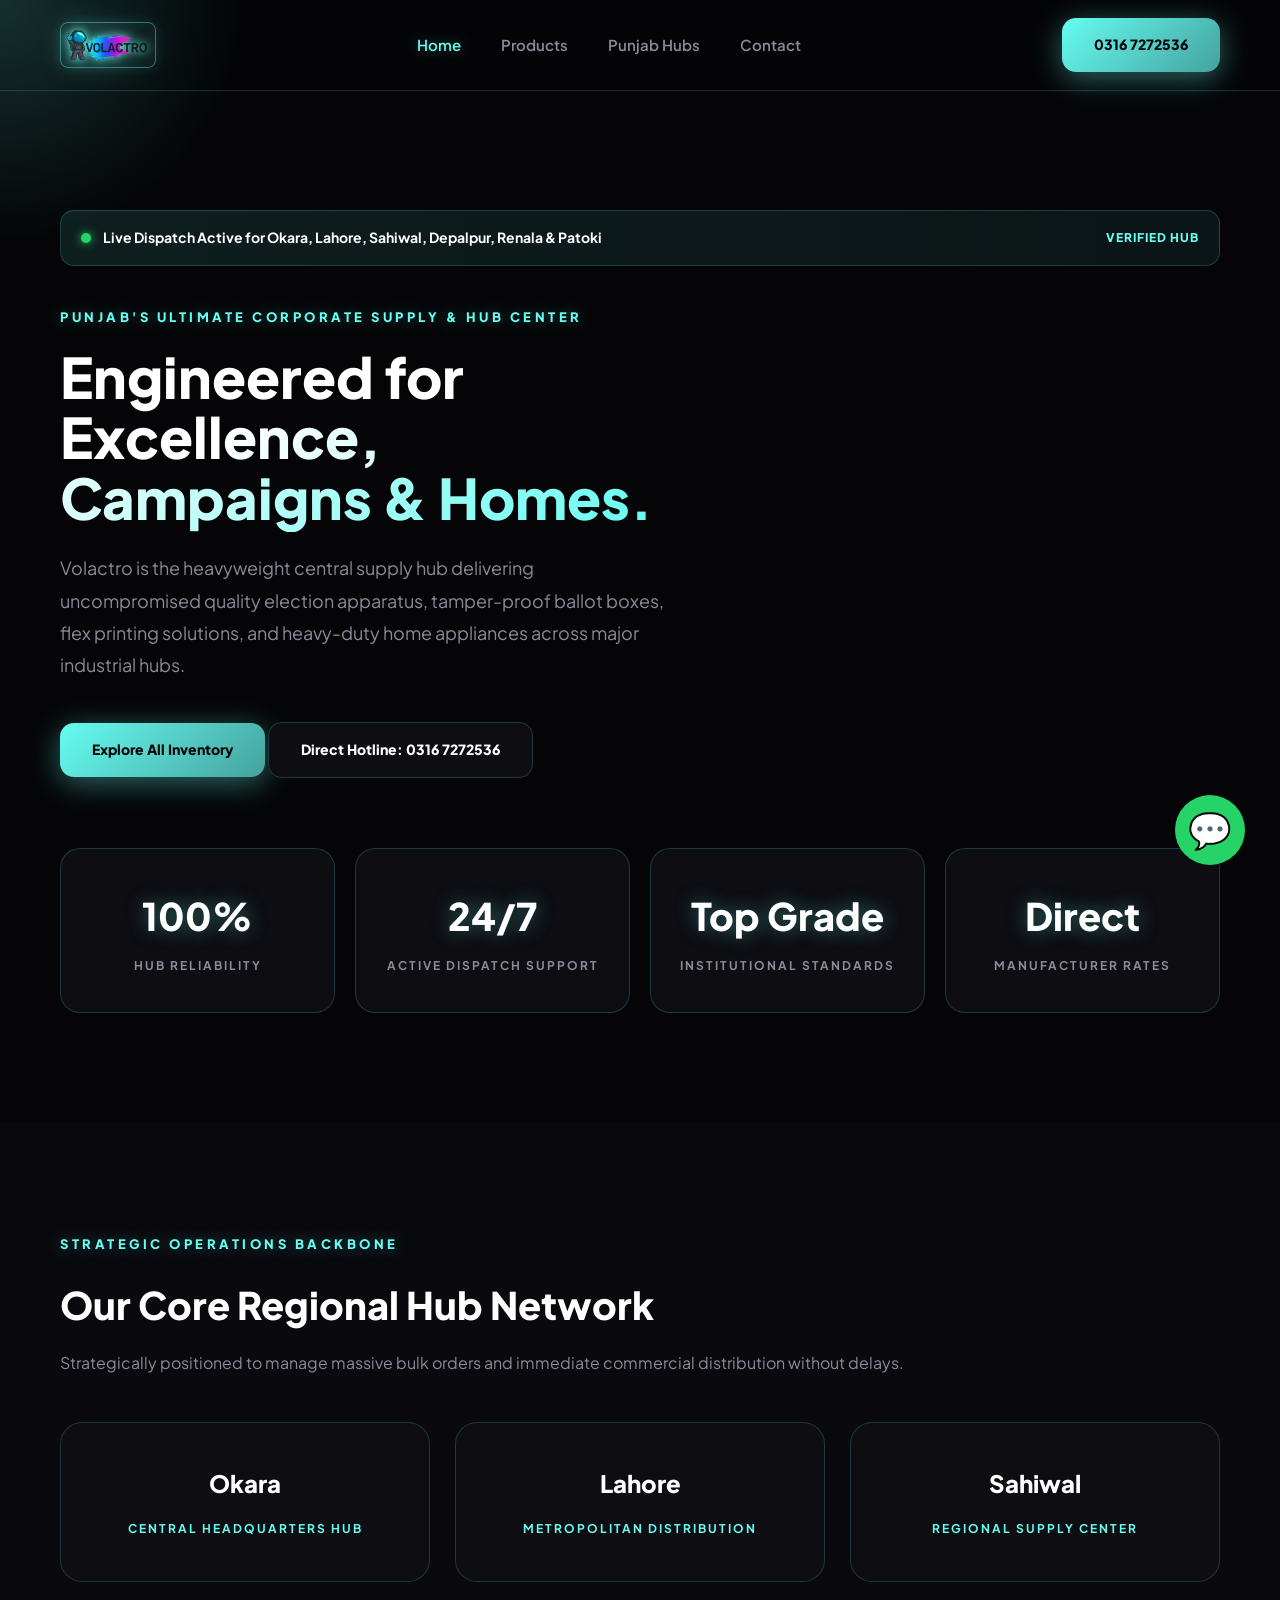
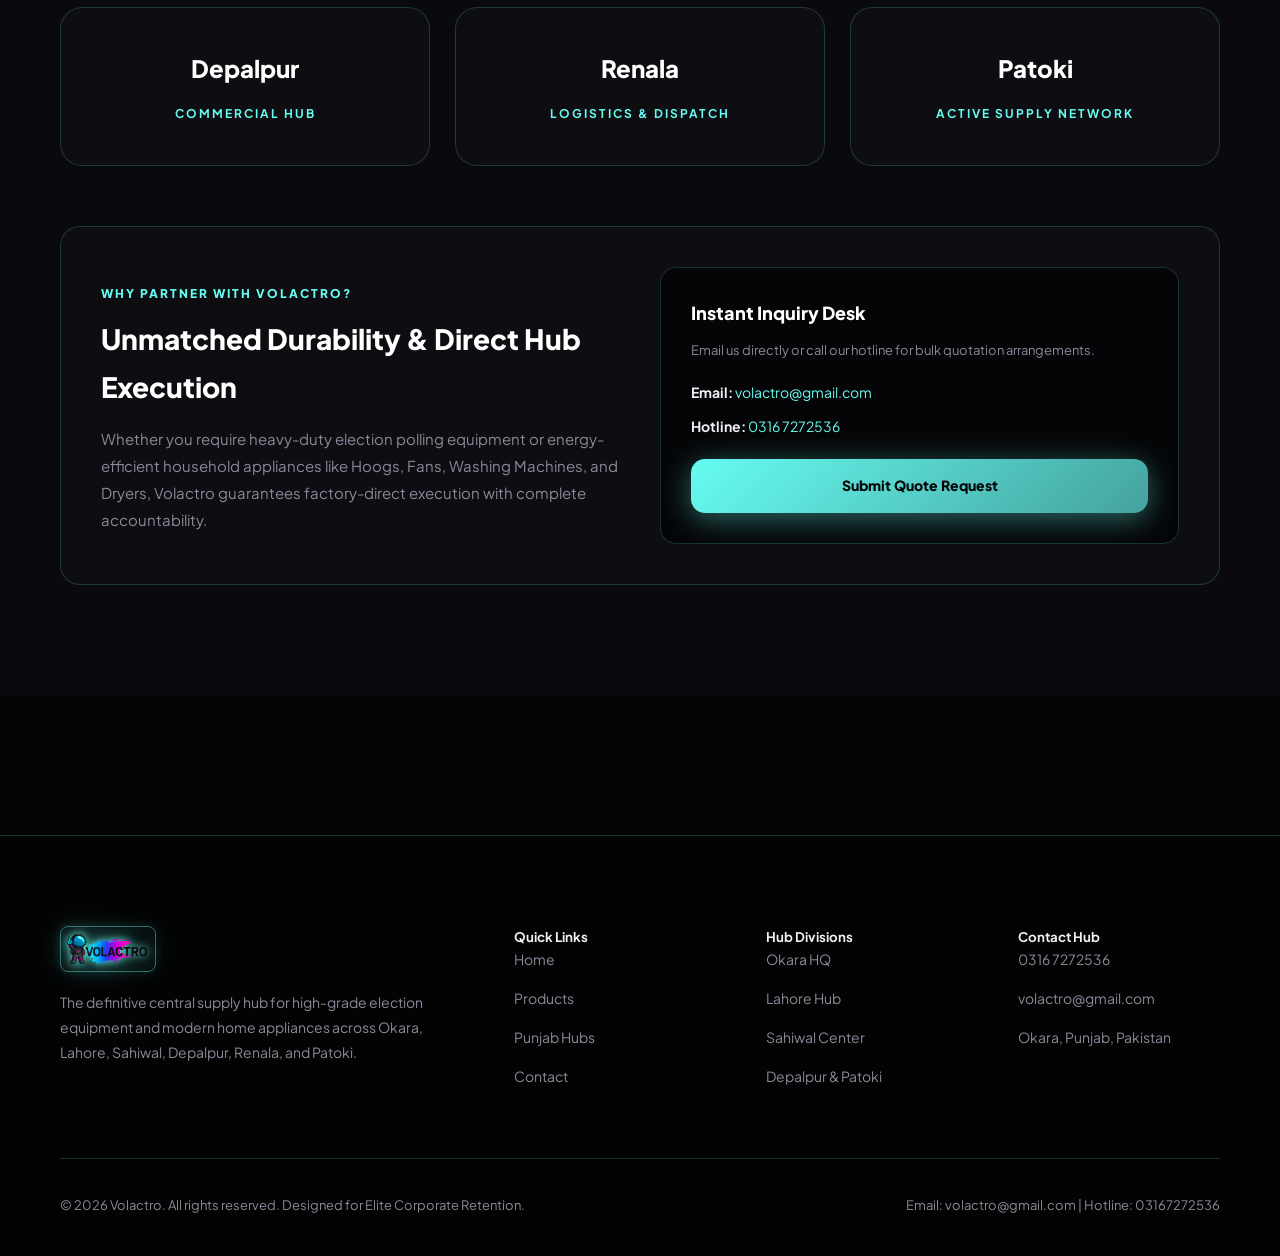
<file: index.html>
<!DOCTYPE html>
<html lang="en">
<head>
<meta charset="UTF-8">
<meta name="viewport" content="width=device-width, initial-scale=1.0">
<title>Volactro — Central Election & Home Appliances Hub</title>
<link rel="stylesheet" href="style.css">
<link href="https://unpkg.com/aos@2.3.1/dist/aos.css" rel="stylesheet">
<link href="https://fonts.googleapis.com/css2?family=Plus+Jakarta+Sans:wght@400;500;600;700;800;900&display=swap" rel="stylesheet">
<style>
  /* Extra Retention Elements & Badges */
  .retention-banner {
    background: linear-gradient(90deg, rgba(102, 252, 241, 0.1), rgba(69, 162, 158, 0.1));
    border: 1px solid var(--panel-border); padding: 15px 20px; border-radius: 14px;
    display: flex; align-items: center; justify-content: space-between; margin-bottom: 40px;
  }
  .live-dot { width: 10px; height: 10px; background: #25d366; border-radius: 50%; display: inline-block; box-shadow: 0 0 10px #25d366; animation: pulseDot 1.5s infinite; }
  @keyframes pulseDot { 0% { transform: scale(1); opacity: 1; } 50% { transform: scale(1.3); opacity: 0.6; } 100% { transform: scale(1); opacity: 1; } }
  .feature-highlight-box { background: var(--panel); border: 1px solid var(--panel-border); border-radius: 20px; padding: 40px; margin-top: 60px; }
</style>
</head>
<body>

<div class="preloader">
  <div class="preloader-logo">VOLACTRO</div>
</div>

<div class="cursor-glow" aria-hidden="true"></div>

<header class="nav">
  <div class="container nav-inner">
    <a href="index.html" class="brand">
      <img src="volactro logo.png" alt="Volactro Logo" class="brand-logo-img" onerror="this.style.display='none';this.nextElementSibling.style.display='inline';">
      <span style="display:none; color:#fff;">VOLACTRO</span>
    </a>
    <nav class="nav-links">
      <a href="index.html" class="active">Home</a>
      <a href="products.html">Products</a>
      <a href="map.html">Punjab Hubs</a>
      <a href="contact.html">Contact</a>
    </nav>
    <div class="nav-cta"><a href="tel:03167272536" class="btn btn-primary">0316 7272536</a></div>
  </div>
</header>

<section class="hero section">
  <div class="container">
    <div class="retention-banner" data-aos="fade-down">
      <div style="display: flex; align-items: center; gap: 12px; font-size: 14px; font-weight: 700; color: #fff;">
        <span class="live-dot"></span> Live Dispatch Active for Okara, Lahore, Sahiwal, Depalpur, Renala &amp; Patoki
      </div>
      <span style="font-size: 12px; color: var(--accent); font-weight: 800; text-transform: uppercase; letter-spacing: 1px;">Verified Hub</span>
    </div>
  </div>

  <div class="container hero-grid">
    <div class="hero-copy" data-aos="fade-up">
      <div class="eyebrow">Punjab's Ultimate Corporate Supply &amp; Hub Center</div>
      <h1 class="display-1">Engineered for <span class="grad-text">Excellence, Campaigns &amp; Homes.</span></h1>
      <p class="hero-sub">Volactro is the heavyweight central supply hub delivering uncompromised quality election apparatus, tamper-proof ballot boxes, flex printing solutions, and heavy-duty home appliances across major industrial hubs.</p>
      <div class="hero-actions">
        <a href="products.html" class="btn btn-primary">Explore All Inventory</a>
        <a href="tel:03167272536" class="btn btn-ghost">Direct Hotline: 0316 7272536</a>
      </div>
    </div>
  </div>

  <div class="container">
    <div class="stats-grid" data-aos="fade-up">
      <div class="stat-card">
        <h3>100%</h3>
        <p>Hub Reliability</p>
      </div>
      <div class="stat-card">
        <h3>24/7</h3>
        <p>Active Dispatch Support</p>
      </div>
      <div class="stat-card">
        <h3>Top Grade</h3>
        <p>Institutional Standards</p>
      </div>
      <div class="stat-card">
        <h3>Direct</h3>
        <p>Manufacturer Rates</p>
      </div>
    </div>
  </div>
</section>

<!-- Strategic Hub Locations Section -->
<section class="section" style="background: rgba(13, 13, 18, 0.6);">
  <div class="container">
    <div class="eyebrow" data-aos="fade-up">Strategic Operations Backbone</div>
    <h2 data-aos="fade-up" style="font-size: 38px; font-weight: 900; color: #fff;">Our Core Regional Hub Network</h2>
    <p style="color: var(--text-muted); margin-top: 12px; font-size: 16px;" data-aos="fade-up">Strategically positioned to manage massive bulk orders and immediate commercial distribution without delays.</p>
    
    <div class="hub-grid">
      <div class="hub-card" data-aos="fade-up" data-aos-delay="0">
        <h4>Okara</h4>
        <span>Central Headquarters Hub</span>
      </div>
      <div class="hub-card" data-aos="fade-up" data-aos-delay="100">
        <h4>Lahore</h4>
        <span>Metropolitan Distribution</span>
      </div>
      <div class="hub-card" data-aos="fade-up" data-aos-delay="200">
        <h4>Sahiwal</h4>
        <span>Regional Supply Center</span>
      </div>
      <div class="hub-card" data-aos="fade-up" data-aos-delay="300">
        <h4>Depalpur</h4>
        <span>Commercial Hub</span>
      </div>
      <div class="hub-card" data-aos="fade-up" data-aos-delay="400">
        <h4>Renala</h4>
        <span>Logistics &amp; Dispatch</span>
      </div>
      <div class="hub-card" data-aos="fade-up" data-aos-delay="500">
        <h4>Patoki</h4>
        <span>Active Supply Network</span>
      </div>
    </div>

    <!-- Extra Trust Building Highlight Box -->
    <div class="feature-highlight-box" data-aos="fade-up">
      <div style="display: grid; grid-template-columns: 1fr 1fr; gap: 40px; align-items: center;">
        <div>
          <span style="color: var(--accent); font-weight: 800; font-size: 12px; text-transform: uppercase; letter-spacing: 2px;">Why Partner With Volactro?</span>
          <h3 style="font-size: 28px; font-weight: 900; color: #fff; margin-top: 10px; margin-bottom: 15px;">Unmatched Durability &amp; Direct Hub Execution</h3>
          <p style="color: var(--text-muted); font-size: 15px; line-height: 1.8;">Whether you require heavy-duty election polling equipment or energy-efficient household appliances like Hoogs, Fans, Washing Machines, and Dryers, Volactro guarantees factory-direct execution with complete accountability.</p>
        </div>
        <div style="background: var(--bg); padding: 30px; border-radius: 16px; border: 1px solid var(--panel-border);">
          <h4 style="color: #fff; font-size: 18px; margin-bottom: 10px; font-weight: 800;">Instant Inquiry Desk</h4>
          <p style="color: var(--text-muted); font-size: 13px; margin-bottom: 20px;">Email us directly or call our hotline for bulk quotation arrangements.</p>
          <p style="margin-bottom: 10px; font-size: 14px;"><strong>Email:</strong> <a href="mailto:volactro@gmail.com" style="color: var(--accent);">volactro@gmail.com</a></p>
          <p style="margin-bottom: 20px; font-size: 14px;"><strong>Hotline:</strong> <a href="tel:03167272536" style="color: var(--accent);">0316 7272536</a></p>
          <a href="contact.html" class="btn btn-primary" style="width: 100%; justify-content: center;">Submit Quote Request</a>
        </div>
      </div>
    </div>

  </div>
</section>

<!-- Footer -->
<footer class="footer">
  <div class="container">
    <div class="footer-top">
      <div class="footer-brand">
        <a href="index.html" class="brand">
          <img src="volactro logo.png" alt="Volactro Logo" class="brand-logo-img" onerror="this.style.display='none';this.nextElementSibling.style.display='inline';">
          <span style="display:none; color:#fff;">VOLACTRO</span>
        </a>
        <p>The definitive central supply hub for high-grade election equipment and modern home appliances across Okara, Lahore, Sahiwal, Depalpur, Renala, and Patoki.</p>
      </div>
      <div>
        <h5>Quick Links</h5>
        <ul class="footer-links">
          <li><a href="index.html">Home</a></li>
          <li><a href="products.html">Products</a></li>
          <li><a href="map.html">Punjab Hubs</a></li>
          <li><a href="contact.html">Contact</a></li>
        </ul>
      </div>
      <div>
        <h5>Hub Divisions</h5>
        <ul class="footer-links">
          <li><a href="map.html">Okara HQ</a></li>
          <li><a href="map.html">Lahore Hub</a></li>
          <li><a href="map.html">Sahiwal Center</a></li>
          <li><a href="map.html">Depalpur &amp; Patoki</a></li>
        </ul>
      </div>
      <div>
        <h5>Contact Hub</h5>
        <ul class="footer-links">
          <li><a href="tel:03167272536">0316 7272536</a></li>
          <li><a href="mailto:volactro@gmail.com">volactro@gmail.com</a></li>
          <li><a href="contact.html">Okara, Punjab, Pakistan</a></li>
        </ul>
      </div>
    </div>
    <div class="footer-bottom">
      <p>© 2026 Volactro. All rights reserved. Designed for Elite Corporate Retention.</p>
      <p>Email: volactro@gmail.com | Hotline: 03167272536</p>
    </div>
  </div>
</footer>

<a href="https://wa.me/923167272536?text=Hello%20Volactro,%20I%20want%20to%20discuss%20bulk%20order%20requirements." class="whatsapp-float" target="_blank" title="Chat on WhatsApp">💬</a>

<script src="https://unpkg.com/aos@2.3.1/dist/aos.js"></script>
<script>
  AOS.init({ duration: 1000, once: true });
  const glow = document.querySelector('.cursor-glow');
  window.addEventListener('mousemove', e => {
    glow.style.left = e.clientX + 'px';
    glow.style.top = e.clientY + 'px';
  });
</script>
</body>
</html>
</file>
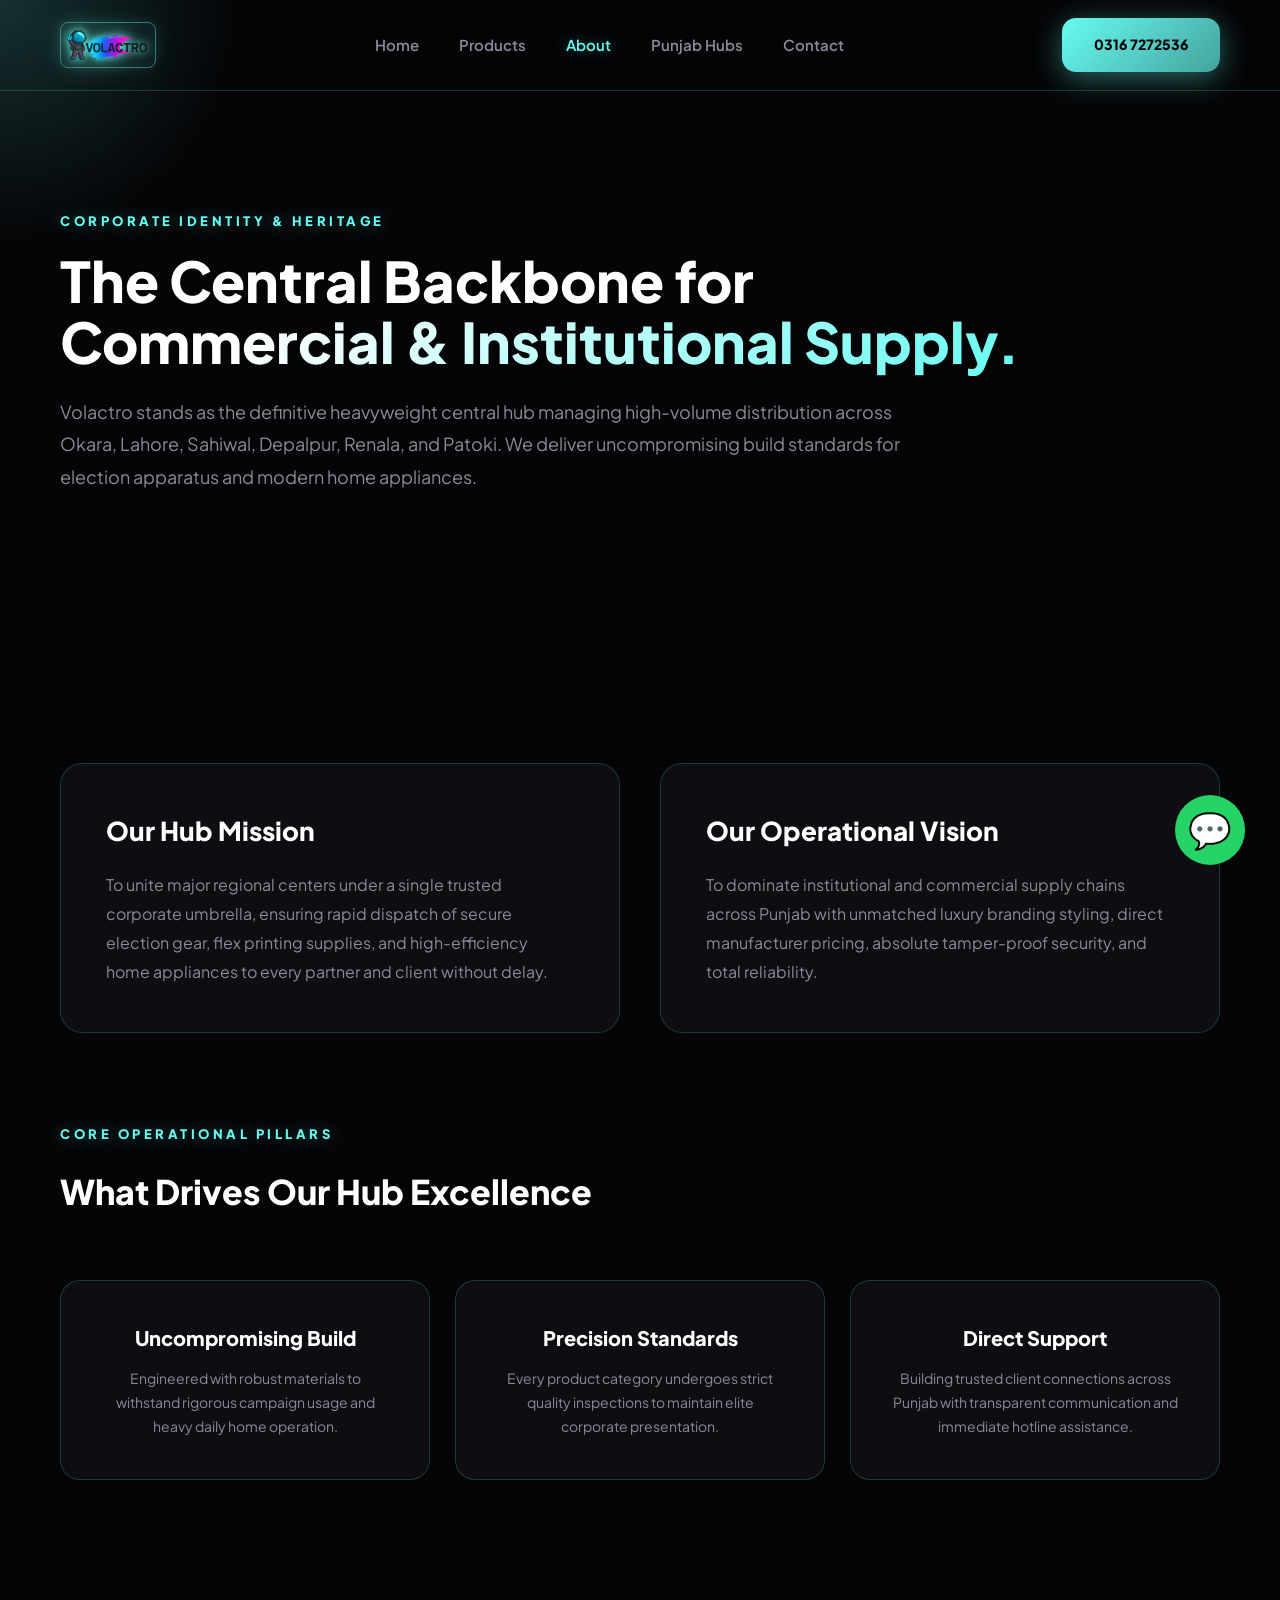
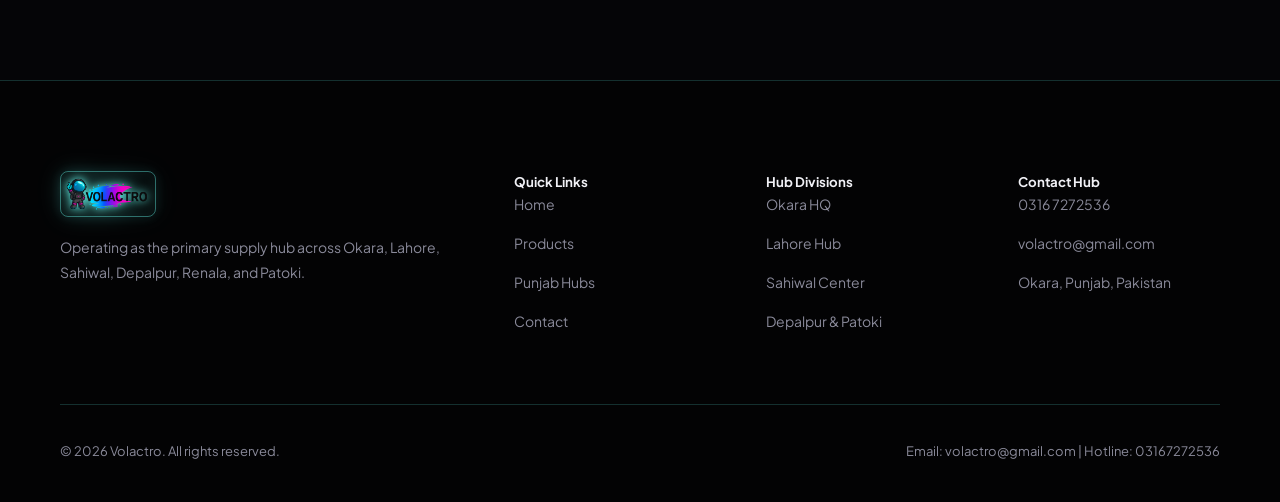
<file: about.html>
<!DOCTYPE html>
<html lang="en">
<head>
<meta charset="UTF-8">
<meta name="viewport" content="width=device-width, initial-scale=1.0">
<title>About Volactro — Premium Corporate Hub</title>
<link rel="stylesheet" href="style.css">
<link href="https://unpkg.com/aos@2.3.1/dist/aos.css" rel="stylesheet">
<link href="https://fonts.googleapis.com/css2?family=Plus+Jakarta+Sans:wght@400;500;600;700;800;900&display=swap" rel="stylesheet">
<style>
  .about-grid { display: grid; grid-template-columns: 1fr 1fr; gap: 40px; margin-top: 60px; }
  .about-card { background: var(--panel); border: 1px solid var(--panel-border); border-radius: 22px; padding: 45px; }
  .about-card h3 { color: #fff; font-size: 26px; margin-bottom: 18px; font-weight: 800; }
  .about-card p { color: var(--text-muted); line-height: 1.8; font-size: 16px; }
  .values-grid { display: grid; grid-template-columns: repeat(3, 1fr); gap: 25px; margin-top: 60px; }
  .value-card { background: var(--panel); border: 1px solid var(--panel-border); border-radius: 20px; padding: 40px; text-align: center; }
  .value-card h4 { font-size: 20px; color: #fff; margin-bottom: 12px; font-weight: 800; }
  .value-card p { font-size: 14px; color: var(--text-muted); line-height: 1.7; }
  @media(max-width: 768px) { .about-grid, .values-grid { grid-template-columns: 1fr; } }
</style>
</head>
<body>

<div class="preloader">
  <div class="preloader-logo">VOLACTRO</div>
</div>

<div class="cursor-glow" aria-hidden="true"></div>

<header class="nav">
  <div class="container nav-inner">
    <a href="index.html" class="brand">
      <img src="volactro logo.png" alt="Volactro Logo" class="brand-logo-img" onerror="this.style.display='none';this.nextElementSibling.style.display='inline';">
      <span style="display:none; color:#fff;">VOLACTRO</span>
    </a>
    <nav class="nav-links">
      <a href="index.html">Home</a>
      <a href="products.html">Products</a>
      <a href="about.html" class="active">About</a>
      <a href="map.html">Punjab Hubs</a>
      <a href="contact.html">Contact</a>
    </nav>
    <div class="nav-cta"><a href="tel:03167272536" class="btn btn-primary">0316 7272536</a></div>
  </div>
</header>

<section class="hero section">
  <div class="container">
    <div class="eyebrow" data-aos="fade-up">Corporate Identity &amp; Heritage</div>
    <h1 class="display-1" data-aos="fade-up">The Central Backbone for<br><span class="grad-text">Commercial &amp; Institutional Supply.</span></h1>
    <p class="hero-sub" data-aos="fade-up" data-aos-delay="100" style="margin-top: 20px; max-width: 850px;">
      Volactro stands as the definitive heavyweight central hub managing high-volume distribution across Okara, Lahore, Sahiwal, Depalpur, Renala, and Patoki. We deliver uncompromising build standards for election apparatus and modern home appliances.
    </p>
  </div>
</section>

<section class="section-tight">
  <div class="container">
    <div class="about-grid">
      <div class="about-card floating-card" data-aos="fade-up">
        <h3>Our Hub Mission</h3>
        <p>To unite major regional centers under a single trusted corporate umbrella, ensuring rapid dispatch of secure election gear, flex printing supplies, and high-efficiency home appliances to every partner and client without delay.</p>
      </div>
      <div class="about-card floating-card" data-aos="fade-up" data-aos-delay="150">
        <h3>Our Operational Vision</h3>
        <p>To dominate institutional and commercial supply chains across Punjab with unmatched luxury branding styling, direct manufacturer pricing, absolute tamper-proof security, and total reliability.</p>
      </div>
    </div>

    <!-- Core Values Section -->
    <div style="margin-top: 90px;">
      <div class="eyebrow" data-aos="fade-up">Core Operational Pillars</div>
      <h2 data-aos="fade-up" style="font-size: 34px; font-weight: 900; color: #fff;">What Drives Our Hub Excellence</h2>
      
      <div class="values-grid">
        <div class="value-card" data-aos="fade-up" data-aos-delay="0">
          <h4>Uncompromising Build</h4>
          <p>Engineered with robust materials to withstand rigorous campaign usage and heavy daily home operation.</p>
        </div>
        <div class="value-card" data-aos="fade-up" data-aos-delay="150">
          <h4>Precision Standards</h4>
          <p>Every product category undergoes strict quality inspections to maintain elite corporate presentation.</p>
        </div>
        <div class="value-card" data-aos="fade-up" data-aos-delay="300">
          <h4>Direct Support</h4>
          <p>Building trusted client connections across Punjab with transparent communication and immediate hotline assistance.</p>
        </div>
      </div>
    </div>

  </div>
</section>

<footer class="footer">
  <div class="container">
    <div class="footer-top">
      <div class="footer-brand">
        <a href="index.html" class="brand">
          <img src="volactro logo.png" alt="Volactro Logo" class="brand-logo-img" onerror="this.style.display='none';this.nextElementSibling.style.display='inline';">
          <span style="display:none; color:#fff;">VOLACTRO</span>
        </a>
        <p>Operating as the primary supply hub across Okara, Lahore, Sahiwal, Depalpur, Renala, and Patoki.</p>
      </div>
      <div>
        <h5>Quick Links</h5>
        <ul class="footer-links">
          <li><a href="index.html">Home</a></li>
          <li><a href="products.html">Products</a></li>
          <li><a href="map.html">Punjab Hubs</a></li>
          <li><a href="contact.html">Contact</a></li>
        </ul>
      </div>
      <div>
        <h5>Hub Divisions</h5>
        <ul class="footer-links">
          <li><a href="map.html">Okara HQ</a></li>
          <li><a href="map.html">Lahore Hub</a></li>
          <li><a href="map.html">Sahiwal Center</a></li>
          <li><a href="map.html">Depalpur &amp; Patoki</a></li>
        </ul>
      </div>
      <div>
        <h5>Contact Hub</h5>
        <ul class="footer-links">
          <li><a href="tel:03167272536">0316 7272536</a></li>
          <li><a href="mailto:volactro@gmail.com">volactro@gmail.com</a></li>
          <li><a href="contact.html">Okara, Punjab, Pakistan</a></li>
        </ul>
      </div>
    </div>
    <div class="footer-bottom">
      <p>© 2026 Volactro. All rights reserved.</p>
      <p>Email: volactro@gmail.com | Hotline: 03167272536</p>
    </div>
  </div>
</footer>

<a href="https://wa.me/923167272536?text=Hello%20Volactro,%20I%20want%20to%20know%20more%20about%20your%20hub." class="whatsapp-float" target="_blank" title="Chat on WhatsApp">💬</a>

<script src="https://unpkg.com/aos@2.3.1/dist/aos.js"></script>
<script>AOS.init({ duration: 1000, once: true });</script>
</body>
</html>
</file>
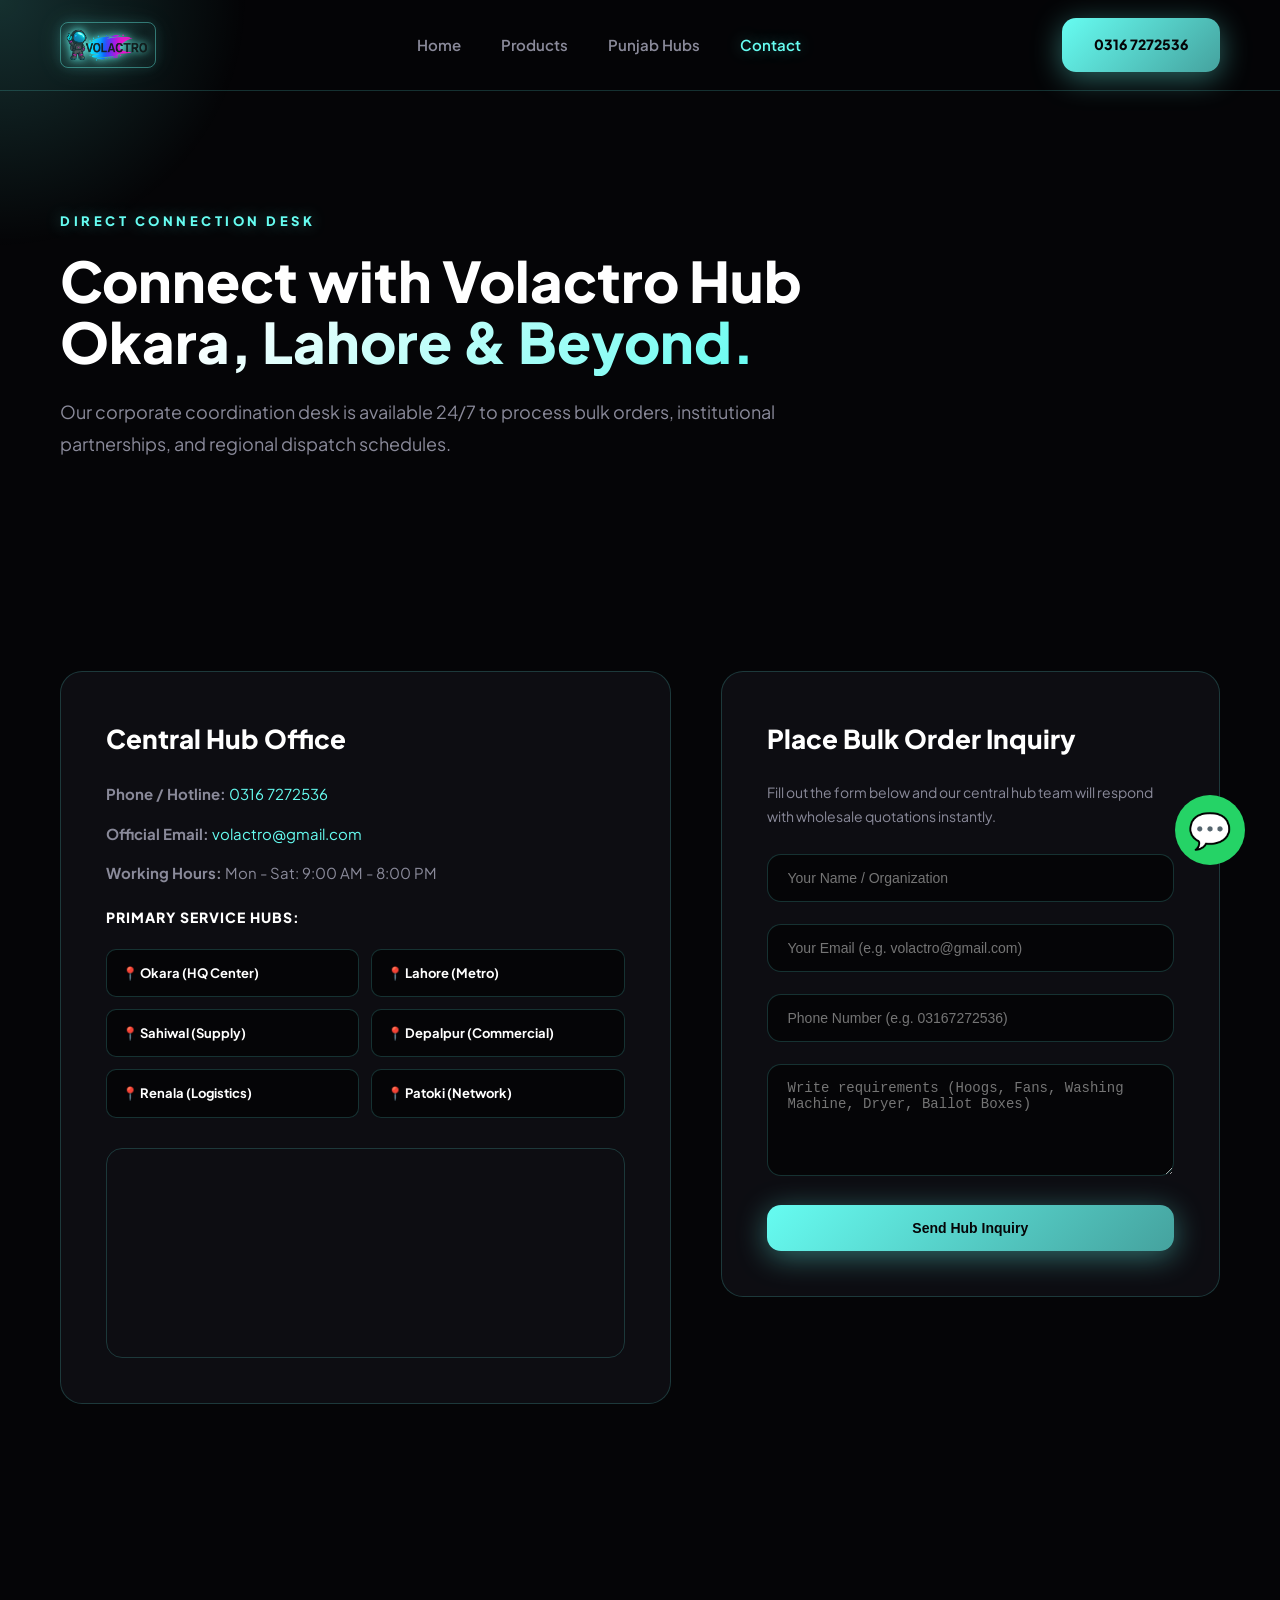
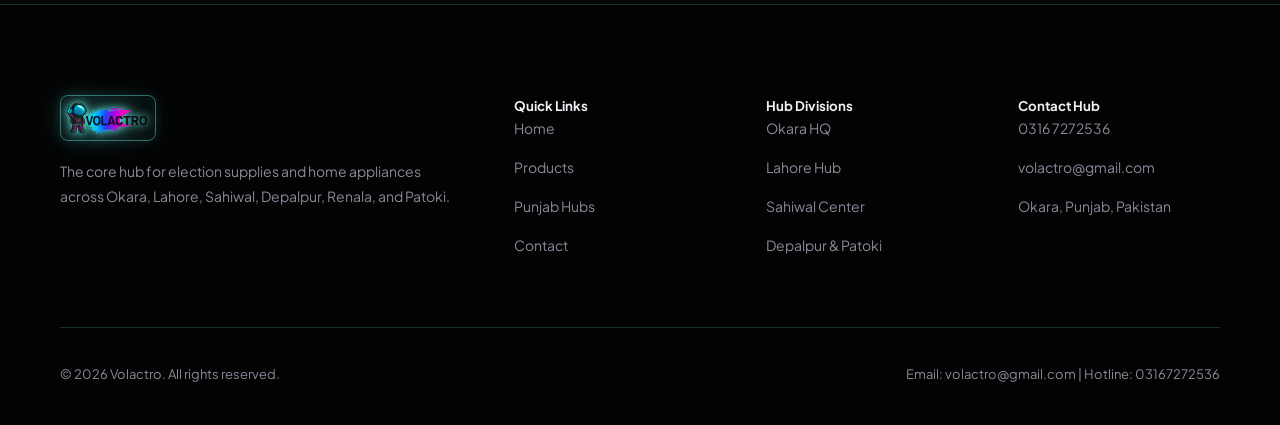
<file: contact.html>
<!DOCTYPE html>
<html lang="en">
<head>
<meta charset="UTF-8">
<meta name="viewport" content="width=device-width, initial-scale=1.0">
<title>Contact Volactro — Central Hub Office</title>
<link rel="stylesheet" href="style.css">
<link href="https://unpkg.com/aos@2.3.1/dist/aos.css" rel="stylesheet">
<link href="https://fonts.googleapis.com/css2?family=Plus+Jakarta+Sans:wght@400;500;600;700;800;900&display=swap" rel="stylesheet">
<style>
  .contact-wrapper { display: grid; grid-template-columns: 1.1fr 0.9fr; gap: 50px; align-items: start; }
  .contact-card { background: var(--panel); padding: 45px; border-radius: 22px; border: 1px solid var(--panel-border); }
  .form-control { width: 100%; padding: 15px 20px; background: var(--bg); border: 1px solid var(--panel-border); border-radius: 14px; color: #fff; margin-bottom: 22px; outline: none; font-size: 14px; transition: 0.3s; }
  .form-control:focus { border-color: var(--accent); box-shadow: 0 0 15px var(--accent-glow); }
  .hub-location-list { display: grid; grid-template-columns: repeat(2, 1fr); gap: 12px; margin-top: 20px; }
  .hub-loc-item { background: var(--bg); padding: 12px 15px; border-radius: 10px; border: 1px solid var(--panel-border); font-size: 13px; font-weight: 700; color: #fff; }
  @media(max-width: 768px) { .contact-wrapper, .hub-location-list { grid-template-columns: 1fr; } }
</style>
</head>
<body>

<div class="preloader">
  <div class="preloader-logo">VOLACTRO</div>
</div>

<div class="cursor-glow" aria-hidden="true"></div>

<header class="nav">
  <div class="container nav-inner">
    <a href="index.html" class="brand">
      <img src="volactro logo.png" alt="Volactro Logo" class="brand-logo-img" onerror="this.style.display='none';this.nextElementSibling.style.display='inline';">
      <span style="display:none; color:#fff;">VOLACTRO</span>
    </a>
    <nav class="nav-links">
      <a href="index.html">Home</a>
      <a href="products.html">Products</a>
      <a href="map.html">Punjab Hubs</a>
      <a href="contact.html" class="active">Contact</a>
    </nav>
    <div class="nav-cta"><a href="tel:03167272536" class="btn btn-primary">0316 7272536</a></div>
  </div>
</header>

<section class="hero section">
  <div class="container">
    <div class="eyebrow" data-aos="fade-up">Direct Connection Desk</div>
    <h1 class="display-1" data-aos="fade-up">Connect with Volactro Hub<br><span class="grad-text">Okara, Lahore &amp; Beyond.</span></h1>
    <p class="hero-sub" data-aos="fade-up" style="margin-top: 15px; max-width: 800px;">Our corporate coordination desk is available 24/7 to process bulk orders, institutional partnerships, and regional dispatch schedules.</p>
  </div>
</section>

<section class="section-tight">
  <div class="container contact-wrapper">
    
    <div class="contact-card" data-aos="fade-up">
      <h2 style="font-size: 26px; margin-bottom: 20px; color: #fff; font-weight: 900;">Central Hub Office</h2>
      <p style="margin-bottom: 14px; color: var(--text-muted); font-size: 15px;"><strong>Phone / Hotline:</strong> <a href="tel:03167272536" style="color: var(--accent);">0316 7272536</a></p>
      <p style="margin-bottom: 14px; color: var(--text-muted); font-size: 15px;"><strong>Official Email:</strong> <a href="mailto:volactro@gmail.com" style="color: var(--accent);">volactro@gmail.com</a></p>
      <p style="margin-bottom: 14px; color: var(--text-muted); font-size: 15px;"><strong>Working Hours:</strong> Mon - Sat: 9:00 AM - 8:00 PM</p>
      
      <p style="margin-top: 20px; color: #fff; font-weight: 800; font-size: 14px; text-transform: uppercase; letter-spacing: 1px;">Primary Service Hubs:</p>
      <div class="hub-location-list">
        <div class="hub-loc-item">📍 Okara (HQ Center)</div>
        <div class="hub-loc-item">📍 Lahore (Metro)</div>
        <div class="hub-loc-item">📍 Sahiwal (Supply)</div>
        <div class="hub-loc-item">📍 Depalpur (Commercial)</div>
        <div class="hub-loc-item">📍 Renala (Logistics)</div>
        <div class="hub-loc-item">📍 Patoki (Network)</div>
      </div>

      <div style="border-radius: 16px; overflow: hidden; border: 1px solid var(--panel-border); height: 210px; margin-top: 30px;">
        <iframe src="https://www.google.com/maps/embed?pb=!1m18!1m12!1m3!1d109405.51351114099!2d73.400588!3d30.8138!2m3!1f0!2f0!3f0!3m2!1i1024!2i768!4f13.1!3m3!1m2!1s0x3922378855555555!2sOkara%2C%20Punjab%2C%20Pakistan!5e0!3m2!1sen!2s!4v1626000000000!5m2!1sen!2s" width="100%" height="210" style="border:0;" allowfullscreen="" loading="lazy"></iframe>
      </div>
    </div>

    <div class="contact-card" data-aos="fade-up" data-aos-delay="150">
      <h2 style="font-size: 26px; margin-bottom: 20px; color: #fff; font-weight: 900;">Place Bulk Order Inquiry</h2>
      <p style="color: var(--text-muted); font-size: 14px; margin-bottom: 25px;">Fill out the form below and our central hub team will respond with wholesale quotations instantly.</p>
      <form>
        <input type="text" placeholder="Your Name / Organization" class="form-control" required>
        <input type="email" placeholder="Your Email (e.g. volactro@gmail.com)" class="form-control" required>
        <input type="tel" placeholder="Phone Number (e.g. 03167272536)" class="form-control" required>
        <textarea placeholder="Write requirements (Hoogs, Fans, Washing Machine, Dryer, Ballot Boxes)" class="form-control" rows="5" required></textarea>
        <button type="submit" class="btn btn-primary" style="width: 100%; justify-content: center;">Send Hub Inquiry</button>
      </form>
    </div>

  </div>
</section>

<footer class="footer">
  <div class="container">
    <div class="footer-top">
      <div class="footer-brand">
        <a href="index.html" class="brand">
          <img src="volactro logo.png" alt="Volactro Logo" class="brand-logo-img" onerror="this.style.display='none';this.nextElementSibling.style.display='inline';">
          <span style="display:none; color:#fff;">VOLACTRO</span>
        </a>
        <p>The core hub for election supplies and home appliances across Okara, Lahore, Sahiwal, Depalpur, Renala, and Patoki.</p>
      </div>
      <div>
        <h5>Quick Links</h5>
        <ul class="footer-links">
          <li><a href="index.html">Home</a></li>
          <li><a href="products.html">Products</a></li>
          <li><a href="map.html">Punjab Hubs</a></li>
          <li><a href="contact.html">Contact</a></li>
        </ul>
      </div>
      <div>
        <h5>Hub Divisions</h5>
        <ul class="footer-links">
          <li><a href="map.html">Okara HQ</a></li>
          <li><a href="map.html">Lahore Hub</a></li>
          <li><a href="map.html">Sahiwal Center</a></li>
          <li><a href="map.html">Depalpur &amp; Patoki</a></li>
        </ul>
      </div>
      <div>
        <h5>Contact Hub</h5>
        <ul class="footer-links">
          <li><a href="tel:03167272536">0316 7272536</a></li>
          <li><a href="mailto:volactro@gmail.com">volactro@gmail.com</a></li>
          <li><a href="contact.html">Okara, Punjab, Pakistan</a></li>
        </ul>
      </div>
    </div>
    <div class="footer-bottom">
      <p>© 2026 Volactro. All rights reserved.</p>
      <p>Email: volactro@gmail.com | Hotline: 03167272536</p>
    </div>
  </div>
</footer>

<a href="https://wa.me/923167272536?text=Hello%20Volactro,%20I%20want%20to%20place%20an%20order." class="whatsapp-float" target="_blank" title="Chat on WhatsApp">💬</a>

<script src="https://unpkg.com/aos@2.3.1/dist/aos.js"></script>
<script>AOS.init({ duration: 1000, once: true });</script>
</body>
</html>
</file>
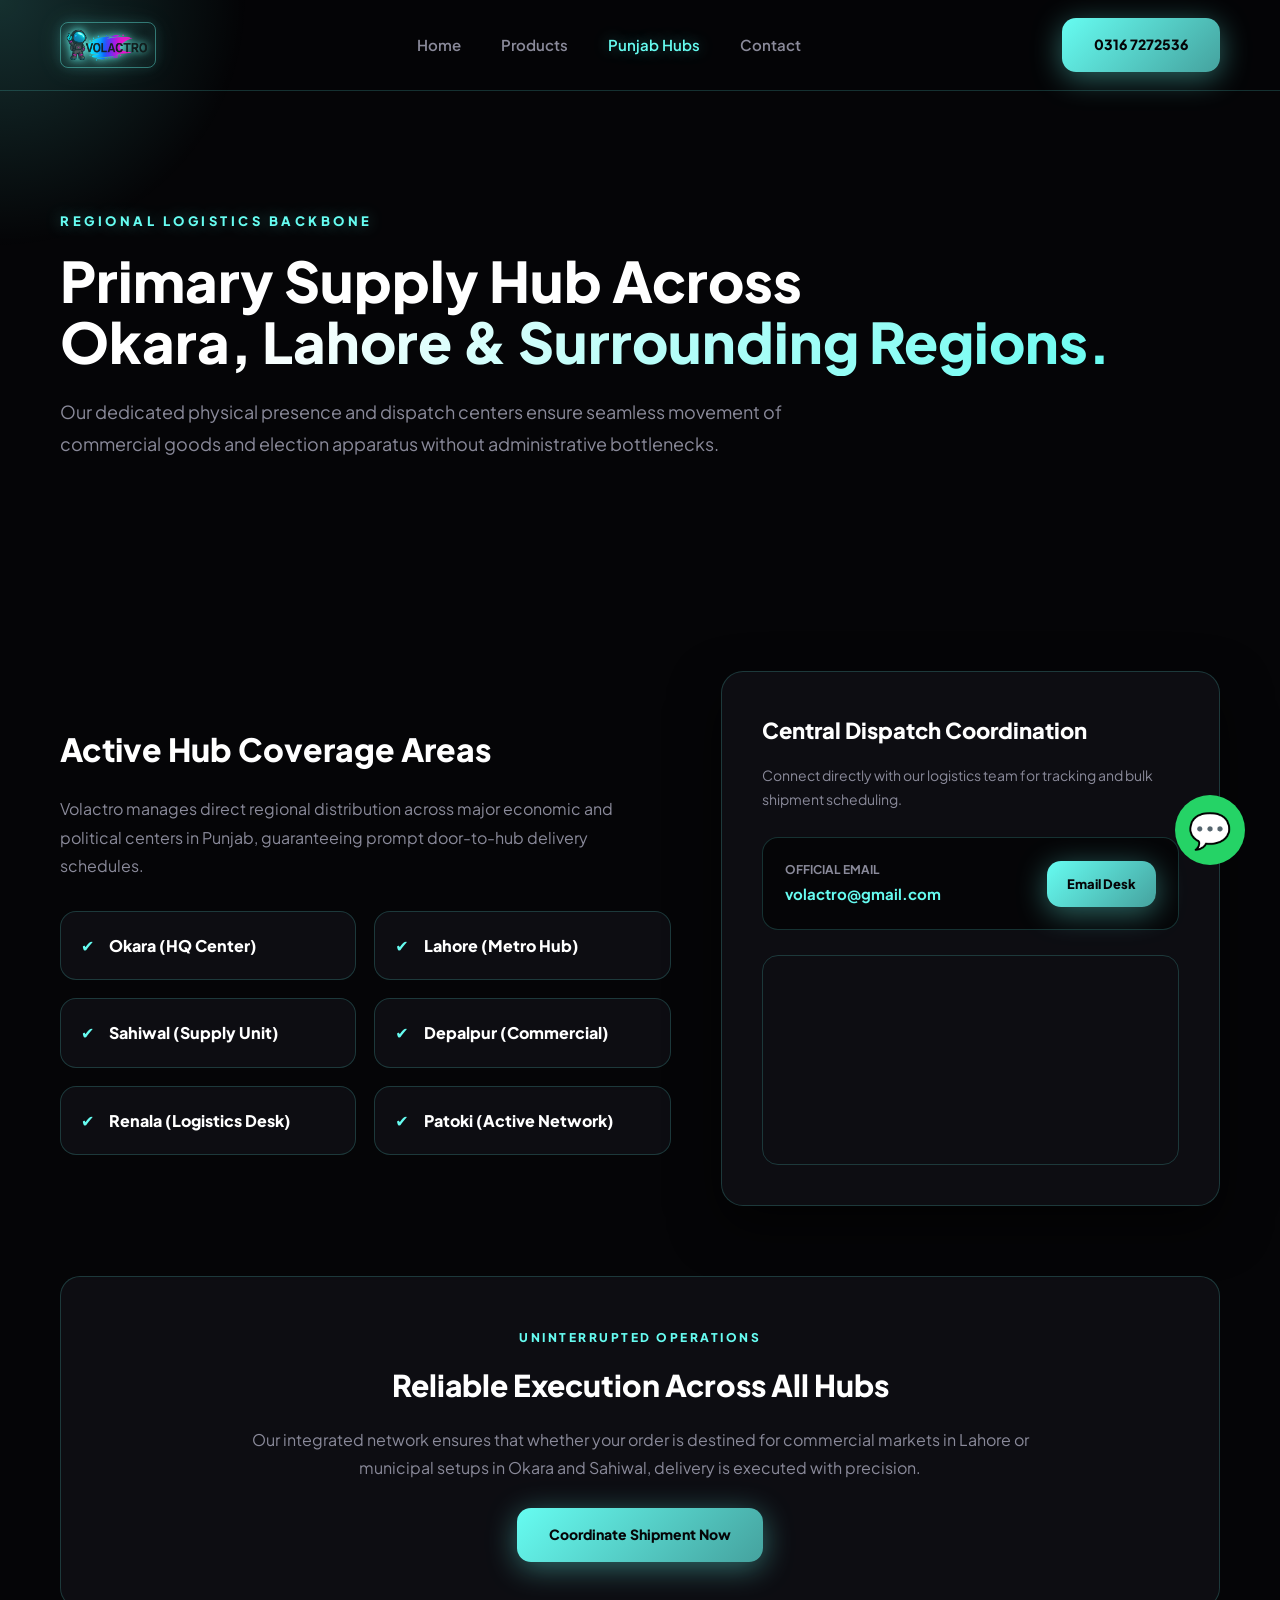
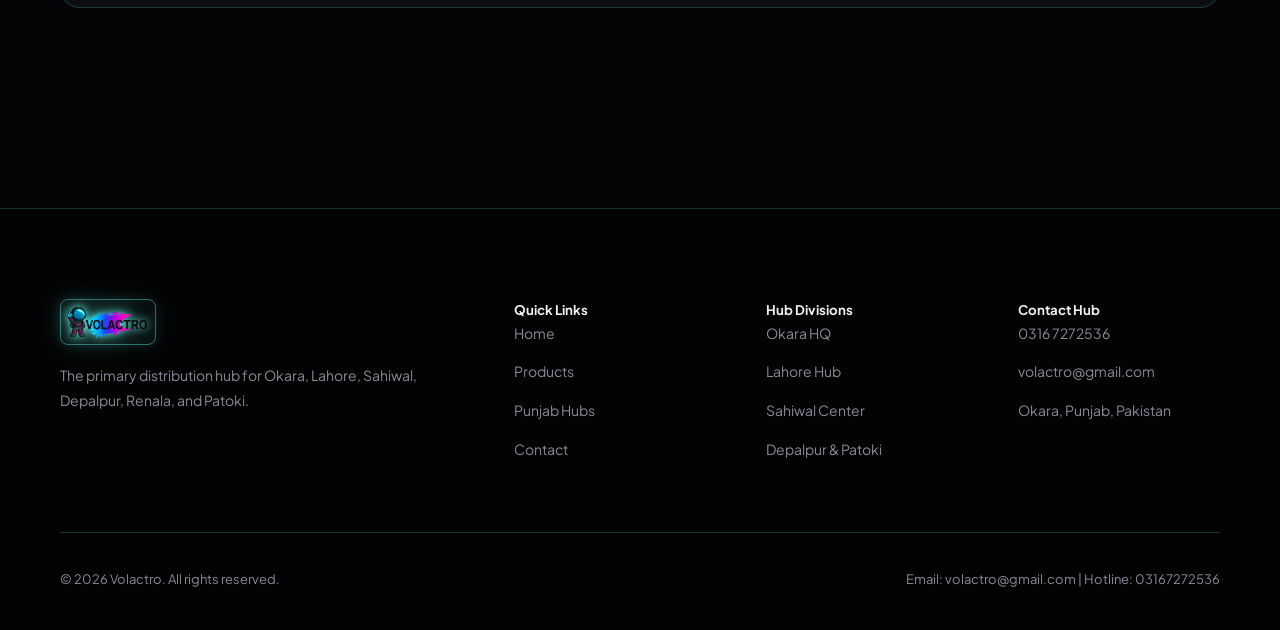
<file: map.html>
<!DOCTYPE html>
<html lang="en">
<head>
<meta charset="UTF-8">
<meta name="viewport" content="width=device-width, initial-scale=1.0">
<title>Punjab Hubs &amp; Network — Volactro</title>
<link rel="stylesheet" href="style.css">
<link href="https://unpkg.com/aos@2.3.1/dist/aos.css" rel="stylesheet">
<link href="https://fonts.googleapis.com/css2?family=Plus+Jakarta+Sans:wght@400;500;600;700;800;900&display=swap" rel="stylesheet">
<style>
  .map-grid { display: grid; grid-template-columns: 1.1fr 0.9fr; gap: 50px; align-items: center; }
  .district-list { display: grid; grid-template-columns: repeat(2, 1fr); gap: 18px; margin-top: 30px; }
  .district-badge { background: var(--panel); border: 1px solid var(--panel-border); padding: 20px; border-radius: 16px; display: flex; align-items: center; gap: 15px; font-weight: 800; color: #fff; font-size: 16px; }
  .district-badge span { color: var(--accent); }
  .network-highlight-box { background: var(--panel); border: 1px solid var(--panel-border); border-radius: 20px; padding: 45px; margin-top: 70px; }
</style>
</head>
<body>

<div class="preloader">
  <div class="preloader-logo">VOLACTRO</div>
</div>

<div class="cursor-glow" aria-hidden="true"></div>

<header class="nav">
  <div class="container nav-inner">
    <a href="index.html" class="brand">
      <img src="volactro logo.png" alt="Volactro Logo" class="brand-logo-img" onerror="this.style.display='none';this.nextElementSibling.style.display='inline';">
      <span style="display:none; color:#fff;">VOLACTRO</span>
    </a>
    <nav class="nav-links">
      <a href="index.html">Home</a>
      <a href="products.html">Products</a>
      <a href="map.html" class="active">Punjab Hubs</a>
      <a href="contact.html">Contact</a>
    </nav>
    <div class="nav-cta"><a href="tel:03167272536" class="btn btn-primary">0316 7272536</a></div>
  </div>
</header>

<section class="hero section">
  <div class="container">
    <div class="eyebrow" data-aos="fade-up">Regional Logistics Backbone</div>
    <h1 class="display-1" data-aos="fade-up">Primary Supply Hub Across<br><span class="grad-text">Okara, Lahore &amp; Surrounding Regions.</span></h1>
    <p class="hero-sub" data-aos="fade-up" style="margin-top: 15px; max-width: 800px;">Our dedicated physical presence and dispatch centers ensure seamless movement of commercial goods and election apparatus without administrative bottlenecks.</p>
  </div>
</section>

<section class="section-tight">
  <div class="container">
    <div class="map-grid">
      
      <div data-aos="fade-up">
        <h2 style="font-size: 32px; font-weight: 900; color: #fff; margin-bottom: 18px;">Active Hub Coverage Areas</h2>
        <p style="color: var(--text-muted); line-height: 1.8; margin-bottom: 25px; font-size: 16px;">
          Volactro manages direct regional distribution across major economic and political centers in Punjab, guaranteeing prompt door-to-hub delivery schedules.
        </p>

        <div class="district-list">
          <div class="district-badge"><span>✔</span> Okara (HQ Center)</div>
          <div class="district-badge"><span>✔</span> Lahore (Metro Hub)</div>
          <div class="district-badge"><span>✔</span> Sahiwal (Supply Unit)</div>
          <div class="district-badge"><span>✔</span> Depalpur (Commercial)</div>
          <div class="district-badge"><span>✔</span> Renala (Logistics Desk)</div>
          <div class="district-badge"><span>✔</span> Patoki (Active Network)</div>
        </div>
      </div>

      <div data-aos="fade-up" data-aos-delay="150">
        <div style="background: var(--panel); border: 1px solid var(--panel-border); border-radius: 22px; padding: 40px; box-shadow: 0 20px 50px rgba(0,0,0,0.6);">
          <h3 style="font-size: 22px; color: #fff; margin-bottom: 15px; font-weight: 800;">Central Dispatch Coordination</h3>
          <p style="color: var(--text-muted); font-size: 14px; margin-bottom: 25px; line-height: 1.7;">Connect directly with our logistics team for tracking and bulk shipment scheduling.</p>
          
          <div style="background: var(--bg); padding: 22px; border-radius: 16px; border: 1px solid var(--panel-border); margin-bottom: 25px; display: flex; align-items: center; justify-content: space-between;">
            <div>
              <span style="font-size: 12px; color: var(--text-muted); display: block; font-weight: 700; text-transform: uppercase;">Official Email</span>
              <strong style="font-size: 15px; color: var(--accent);">volactro@gmail.com</strong>
            </div>
            <a href="mailto:volactro@gmail.com" class="btn btn-primary" style="padding: 12px 20px; font-size: 13px;">Email Desk</a>
          </div>

          <div style="border-radius: 16px; overflow: hidden; border: 1px solid var(--panel-border); height: 210px;">
            <iframe src="https://www.google.com/maps/embed?pb=!1m18!1m12!1m3!1d109405.51351114099!2d73.400588!3d30.8138!2m3!1f0!2f0!3f0!3m2!1i1024!2i768!4f13.1!3m3!1m2!1s0x3922378855555555%3A0x5555555555555555!2sOkara%2C%20Punjab%2C%20Pakistan!5e0!3m2!1sen!2s!4v1626000000000!5m2!1sen!2s" width="100%" height="210" style="border:0;" allowfullscreen="" loading="lazy"></iframe>
          </div>
        </div>
      </div>

    </div>

    <!-- Network Highlight Footer Box -->
    <div class="network-highlight-box" data-aos="fade-up">
      <div style="text-align: center; max-width: 800px; margin: 0 auto;">
        <span style="color: var(--accent); font-weight: 800; font-size: 12px; text-transform: uppercase; letter-spacing: 2.5px;">Uninterrupted Operations</span>
        <h3 style="font-size: 30px; font-weight: 900; color: #fff; margin-top: 10px; margin-bottom: 15px;">Reliable Execution Across All Hubs</h3>
        <p style="color: var(--text-muted); font-size: 16px; line-height: 1.8; margin-bottom: 25px;">Our integrated network ensures that whether your order is destined for commercial markets in Lahore or municipal setups in Okara and Sahiwal, delivery is executed with precision.</p>
        <a href="contact.html" class="btn btn-primary">Coordinate Shipment Now</a>
      </div>
    </div>

  </div>
</section>

<footer class="footer">
  <div class="container">
    <div class="footer-top">
      <div class="footer-brand">
        <a href="index.html" class="brand">
          <img src="volactro logo.png" alt="Volactro Logo" class="brand-logo-img" onerror="this.style.display='none';this.nextElementSibling.style.display='inline';">
          <span style="display:none; color:#fff;">VOLACTRO</span>
        </a>
        <p>The primary distribution hub for Okara, Lahore, Sahiwal, Depalpur, Renala, and Patoki.</p>
      </div>
      <div>
        <h5>Quick Links</h5>
        <ul class="footer-links">
          <li><a href="index.html">Home</a></li>
          <li><a href="products.html">Products</a></li>
          <li><a href="map.html">Punjab Hubs</a></li>
          <li><a href="contact.html">Contact</a></li>
        </ul>
      </div>
      <div>
        <h5>Hub Divisions</h5>
        <ul class="footer-links">
          <li><a href="map.html">Okara HQ</a></li>
          <li><a href="map.html">Lahore Hub</a></li>
          <li><a href="map.html">Sahiwal Center</a></li>
          <li><a href="map.html">Depalpur &amp; Patoki</a></li>
        </ul>
      </div>
      <div>
        <h5>Contact Hub</h5>
        <ul class="footer-links">
          <li><a href="tel:03167272536">0316 7272536</a></li>
          <li><a href="mailto:volactro@gmail.com">volactro@gmail.com</a></li>
          <li><a href="contact.html">Okara, Punjab, Pakistan</a></li>
        </ul>
      </div>
    </div>
    <div class="footer-bottom">
      <p>© 2026 Volactro. All rights reserved.</p>
      <p>Email: volactro@gmail.com | Hotline: 03167272536</p>
    </div>
  </div>
</footer>

<a href="https://wa.me/923167272536?text=Hello%20Volactro,%20I%20want%20hub%20delivery%20details." class="whatsapp-float" target="_blank" title="Chat on WhatsApp">💬</a>

<script src="https://unpkg.com/aos@2.3.1/dist/aos.js"></script>
<script>AOS.init({ duration: 1000, once: true });</script>
</body>
</html>
</file>
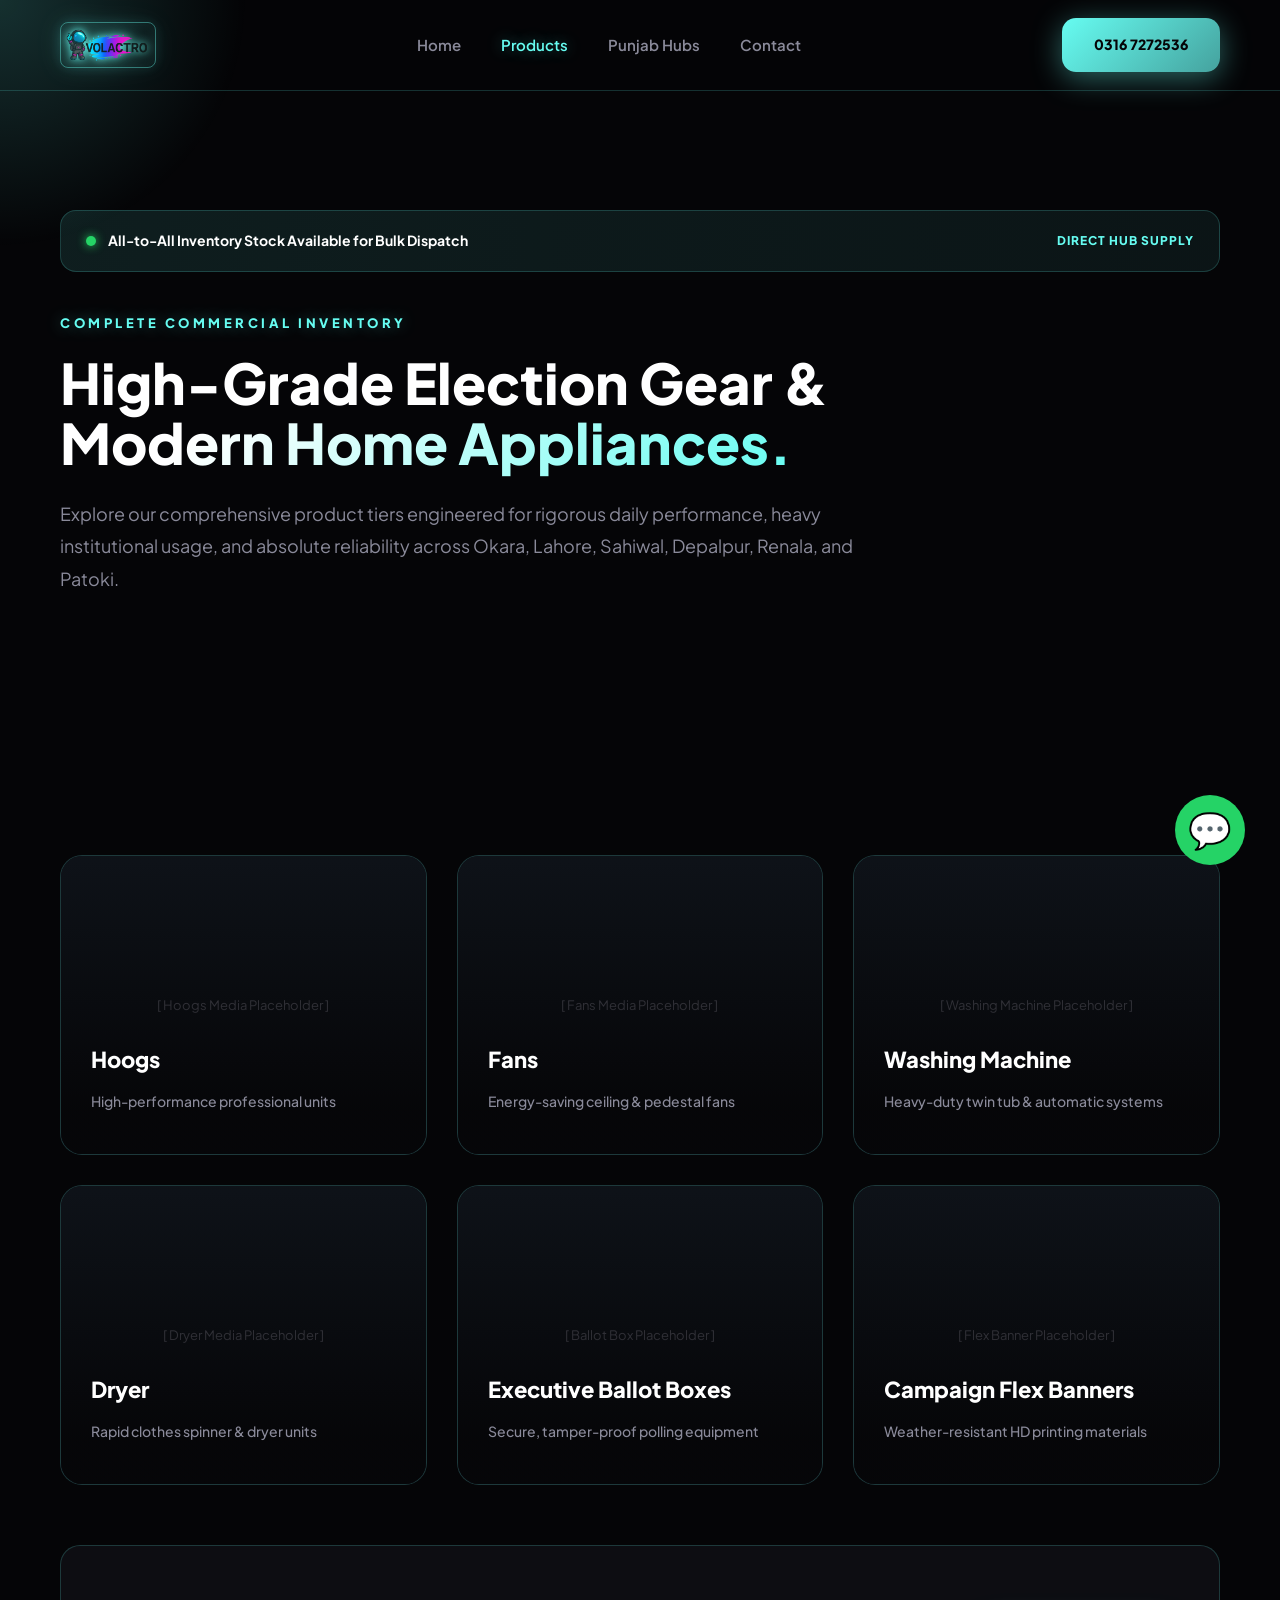
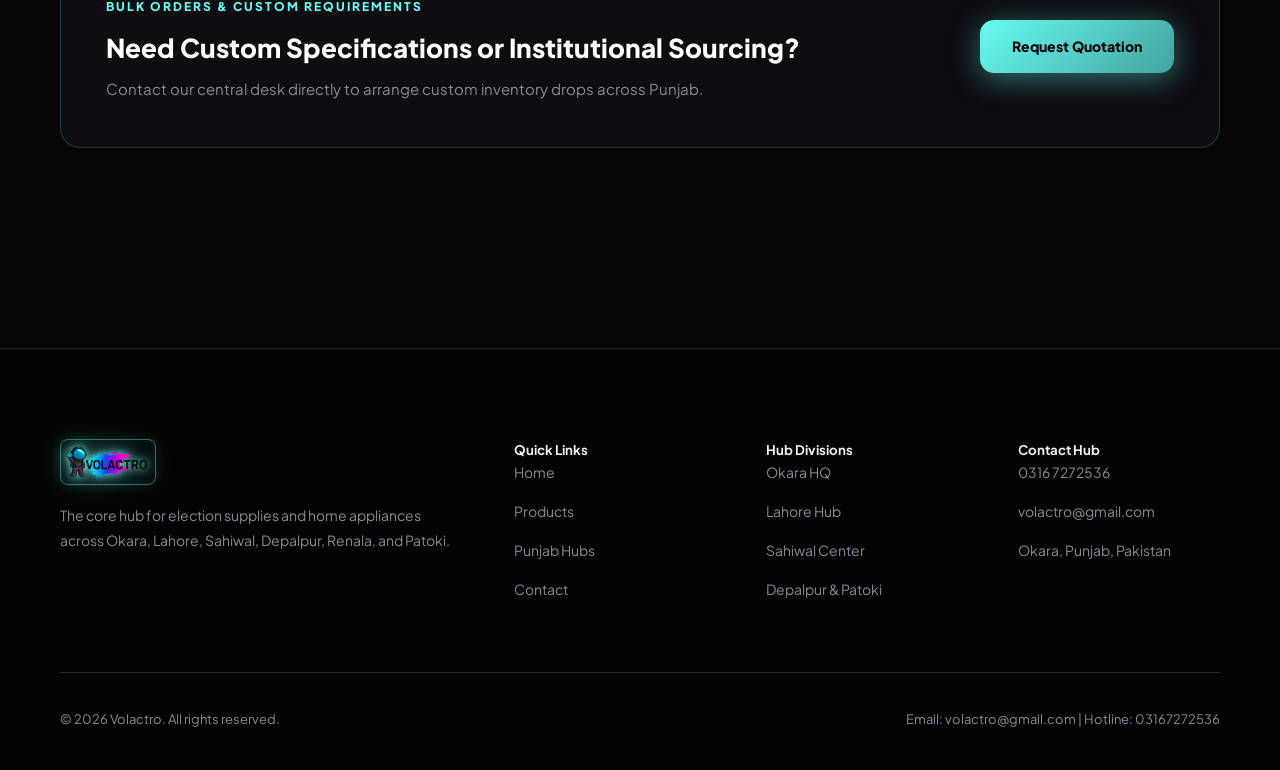
<file: products.html>
<!DOCTYPE html>
<html lang="en">
<head>
<meta charset="UTF-8">
<meta name="viewport" content="width=device-width, initial-scale=1.0">
<title>Products — Volactro Election &amp; Home Appliances Hub</title>
<link rel="stylesheet" href="style.css">
<link href="https://unpkg.com/aos@2.3.1/dist/aos.css" rel="stylesheet">
<link href="https://fonts.googleapis.com/css2?family=Plus+Jakarta+Sans:wght@400;500;600;700;800;900&display=swap" rel="stylesheet">
<style>
  .catalog-banner {
    background: linear-gradient(90deg, rgba(102, 252, 241, 0.1), rgba(69, 162, 158, 0.1));
    border: 1px solid var(--panel-border); padding: 18px 25px; border-radius: 16px;
    display: flex; align-items: center; justify-content: space-between; margin-bottom: 40px;
  }
  .live-dot { width: 10px; height: 10px; background: #25d366; border-radius: 50%; display: inline-block; box-shadow: 0 0 10px #25d366; animation: pulseDot 1.5s infinite; }
  @keyframes pulseDot { 0% { transform: scale(1); opacity: 1; } 50% { transform: scale(1.3); opacity: 0.6; } 100% { transform: scale(1); opacity: 1; } }
  .hub-assurance-box { background: var(--panel); border: 1px solid var(--panel-border); border-radius: 20px; padding: 45px; margin-top: 60px; }
</style>
</head>
<body>

<div class="preloader">
  <div class="preloader-logo">VOLACTRO</div>
</div>

<div class="cursor-glow" aria-hidden="true"></div>

<header class="nav">
  <div class="container nav-inner">
    <a href="index.html" class="brand">
      <img src="volactro logo.png" alt="Volactro Logo" class="brand-logo-img" onerror="this.style.display='none';this.nextElementSibling.style.display='inline';">
      <span style="display:none; color:#fff;">VOLACTRO</span>
    </a>
    <nav class="nav-links">
      <a href="index.html">Home</a>
      <a href="products.html" class="active">Products</a>
      <a href="map.html">Punjab Hubs</a>
      <a href="contact.html">Contact</a>
    </nav>
    <div class="nav-cta"><a href="tel:03167272536" class="btn btn-primary">0316 7272536</a></div>
  </div>
</header>

<section class="hero section">
  <div class="container">
    <div class="catalog-banner" data-aos="fade-down">
      <div style="display: flex; align-items: center; gap: 12px; font-size: 14px; font-weight: 700; color: #fff;">
        <span class="live-dot"></span> All-to-All Inventory Stock Available for Bulk Dispatch
      </div>
      <span style="font-size: 12px; color: var(--accent); font-weight: 800; text-transform: uppercase; letter-spacing: 1px;">Direct Hub Supply</span>
    </div>
  </div>

  <div class="container">
    <div class="eyebrow" data-aos="fade-up">Complete Commercial Inventory</div>
    <h1 class="display-1" data-aos="fade-up">High-Grade Election Gear &amp;<br><span class="grad-text">Modern Home Appliances.</span></h1>
    <p class="hero-sub" data-aos="fade-up" style="margin-top: 15px; max-width: 800px;">Explore our comprehensive product tiers engineered for rigorous daily performance, heavy institutional usage, and absolute reliability across Okara, Lahore, Sahiwal, Depalpur, Renala, and Patoki.</p>
  </div>
</section>

<section class="section-tight">
  <div class="container">
    <div class="work-grid">
      
      <!-- 1. Hoogs -->
      <div class="work-card-link floating-card" data-aos="fade-up" data-aos-delay="0">
        <div style="position: absolute; inset: 0; background: #121820; display: flex; align-items: center; justify-content: center; color: var(--text-muted); font-size: 13px;">[ Hoogs Media Placeholder ]</div>
        <div style="position: absolute; inset: 0; background: linear-gradient(to top, rgba(5,5,7,0.95) 15%, rgba(5,5,7,0.3) 100%);"></div>
        <div style="position: relative; z-index: 3; padding: 40px 30px;">
          <h4>Hoogs</h4>
          <span>High-performance professional units</span>
        </div>
      </div>

      <!-- 2. Fans -->
      <div class="work-card-link floating-card" data-aos="fade-up" data-aos-delay="100">
        <div style="position: absolute; inset: 0; background: #121820; display: flex; align-items: center; justify-content: center; color: var(--text-muted); font-size: 13px;">[ Fans Media Placeholder ]</div>
        <div style="position: absolute; inset: 0; background: linear-gradient(to top, rgba(5,5,7,0.95) 15%, rgba(5,5,7,0.3) 100%);"></div>
        <div style="position: relative; z-index: 3; padding: 40px 30px;">
          <h4>Fans</h4>
          <span>Energy-saving ceiling &amp; pedestal fans</span>
        </div>
      </div>

      <!-- 3. Washing Machine -->
      <div class="work-card-link floating-card" data-aos="fade-up" data-aos-delay="200">
        <div style="position: absolute; inset: 0; background: #121820; display: flex; align-items: center; justify-content: center; color: var(--text-muted); font-size: 13px;">[ Washing Machine Placeholder ]</div>
        <div style="position: absolute; inset: 0; background: linear-gradient(to top, rgba(5,5,7,0.95) 15%, rgba(5,5,7,0.3) 100%);"></div>
        <div style="position: relative; z-index: 3; padding: 40px 30px;">
          <h4>Washing Machine</h4>
          <span>Heavy-duty twin tub &amp; automatic systems</span>
        </div>
      </div>

      <!-- 4. Dryer -->
      <div class="work-card-link floating-card" data-aos="fade-up" data-aos-delay="300">
        <div style="position: absolute; inset: 0; background: #121820; display: flex; align-items: center; justify-content: center; color: var(--text-muted); font-size: 13px;">[ Dryer Media Placeholder ]</div>
        <div style="position: absolute; inset: 0; background: linear-gradient(to top, rgba(5,5,7,0.95) 15%, rgba(5,5,7,0.3) 100%);"></div>
        <div style="position: relative; z-index: 3; padding: 40px 30px;">
          <h4>Dryer</h4>
          <span>Rapid clothes spinner &amp; dryer units</span>
        </div>
      </div>

      <!-- 5. Election Ballot Box -->
      <div class="work-card-link floating-card" data-aos="fade-up" data-aos-delay="400">
        <div style="position: absolute; inset: 0; background: #121820; display: flex; align-items: center; justify-content: center; color: var(--text-muted); font-size: 13px;">[ Ballot Box Placeholder ]</div>
        <div style="position: absolute; inset: 0; background: linear-gradient(to top, rgba(5,5,7,0.95) 15%, rgba(5,5,7,0.3) 100%);"></div>
        <div style="position: relative; z-index: 3; padding: 40px 30px;">
          <h4>Executive Ballot Boxes</h4>
          <span>Secure, tamper-proof polling equipment</span>
        </div>
      </div>

      <!-- 6. Campaign Flex & Banners -->
      <div class="work-card-link floating-card" data-aos="fade-up" data-aos-delay="500">
        <div style="position: absolute; inset: 0; background: #121820; display: flex; align-items: center; justify-content: center; color: var(--text-muted); font-size: 13px;">[ Flex Banner Placeholder ]</div>
        <div style="position: absolute; inset: 0; background: linear-gradient(to top, rgba(5,5,7,0.95) 15%, rgba(5,5,7,0.3) 100%);"></div>
        <div style="position: relative; z-index: 3; padding: 40px 30px;">
          <h4>Campaign Flex Banners</h4>
          <span>Weather-resistant HD printing materials</span>
        </div>
      </div>

    </div>

    <!-- Assurance Section inside Products -->
    <div class="hub-assurance-box" data-aos="fade-up">
      <div style="display: flex; justify-content: space-between; align-items: center; flex-wrap: wrap; gap: 30px;">
        <div>
          <span style="color: var(--accent); font-weight: 800; font-size: 12px; text-transform: uppercase; letter-spacing: 2px;">Bulk Orders &amp; Custom Requirements</span>
          <h3 style="font-size: 26px; font-weight: 900; color: #fff; margin-top: 8px;">Need Custom Specifications or Institutional Sourcing?</h3>
          <p style="color: var(--text-muted); font-size: 15px; margin-top: 6px;">Contact our central desk directly to arrange custom inventory drops across Punjab.</p>
        </div>
        <div>
          <a href="contact.html" class="btn btn-primary">Request Quotation</a>
        </div>
      </div>
    </div>

  </div>
</section>

<footer class="footer">
  <div class="container">
    <div class="footer-top">
      <div class="footer-brand">
        <a href="index.html" class="brand">
          <img src="volactro logo.png" alt="Volactro Logo" class="brand-logo-img" onerror="this.style.display='none';this.nextElementSibling.style.display='inline';">
          <span style="display:none; color:#fff;">VOLACTRO</span>
        </a>
        <p>The core hub for election supplies and home appliances across Okara, Lahore, Sahiwal, Depalpur, Renala, and Patoki.</p>
      </div>
      <div>
        <h5>Quick Links</h5>
        <ul class="footer-links">
          <li><a href="index.html">Home</a></li>
          <li><a href="products.html">Products</a></li>
          <li><a href="map.html">Punjab Hubs</a></li>
          <li><a href="contact.html">Contact</a></li>
        </ul>
      </div>
      <div>
        <h5>Hub Divisions</h5>
        <ul class="footer-links">
          <li><a href="map.html">Okara HQ</a></li>
          <li><a href="map.html">Lahore Hub</a></li>
          <li><a href="map.html">Sahiwal Center</a></li>
          <li><a href="map.html">Depalpur &amp; Patoki</a></li>
        </ul>
      </div>
      <div>
        <h5>Contact Hub</h5>
        <ul class="footer-links">
          <li><a href="tel:03167272536">0316 7272536</a></li>
          <li><a href="mailto:volactro@gmail.com">volactro@gmail.com</a></li>
          <li><a href="contact.html">Okara, Punjab, Pakistan</a></li>
        </ul>
      </div>
    </div>
    <div class="footer-bottom">
      <p>© 2026 Volactro. All rights reserved.</p>
      <p>Email: volactro@gmail.com | Hotline: 03167272536</p>
    </div>
  </div>
</footer>

<a href="https://wa.me/923167272536?text=Hello%20Volactro,%20I%20am%20viewing%20your%20products." class="whatsapp-float" target="_blank" title="Chat on WhatsApp">💬</a>

<script src="https://unpkg.com/aos@2.3.1/dist/aos.js"></script>
<script>AOS.init({ duration: 1000, once: true });</script>
</body>
</html>
</file>
<file: style.css>
:root {
  --bg: #050507;
  --panel: #0d0d12;
  --panel-border: rgba(102, 252, 241, 0.18);
  --text: #f0f0f5;
  --text-muted: #8a8a9a;
  --accent: #66FCF1;
  --accent-glow: rgba(102, 252, 241, 0.4);
  --teal: #45A29E;
}

* { box-sizing: border-box; margin: 0; padding: 0; }
html { scroll-behavior: smooth; }
body { 
  background-color: var(--bg); 
  color: var(--text); 
  font-family: 'Plus Jakarta Sans', system-ui, -apple-system, sans-serif; 
  overflow-x: hidden; 
  line-height: 1.7;
}

a { text-decoration: none; color: inherit; transition: 0.2s; }

.container { max-width: 1200px; margin: 0 auto; padding: 0 20px; }
.section { padding: 110px 0; position: relative; }
.section-tight { padding: 60px 0; }

/* Cinematic Full-Screen Preloader */
.preloader {
  position: fixed !important; top: 0 !important; left: 0 !important; right: 0 !important; bottom: 0 !important;
  width: 100% !important; height: 100vh !important; background: #030304 !important;
  z-index: 999999 !important; display: flex !important; flex-direction: column !important;
  align-items: center !important; justify-content: center !important;
  overflow: hidden !important; animation: hideContainer 0.5s ease 3.5s forwards;
}
.preloader-logo {
  font-size: 44px; font-weight: 900; color: #fff; letter-spacing: 8px;
  text-shadow: 0 0 35px var(--accent);
  animation: pulseLogo 0.8s infinite alternate;
}
@keyframes pulseLogo {
  from { transform: scale(1); opacity: 0.7; filter: drop-shadow(0 0 5px var(--accent)); }
  to { transform: scale(1.06); opacity: 1; filter: drop-shadow(0 0 25px var(--accent)); }
}
@keyframes hideContainer {
  to { opacity: 0; visibility: hidden; pointer-events: none; }
}
.preloader.hidden { display: none !important; }

/* Immersive Soft Cursor Glow */
.cursor-glow {
  position: fixed !important; pointer-events: none !important; z-index: 99999 !important;
  width: 500px; height: 500px; transform: translate(-50%, -50%); border-radius: 50%;
  background: radial-gradient(circle, rgba(102, 252, 241, 0.18) 0%, rgba(0, 0, 0, 0) 70%);
  transition: width 0.3s, height: 0.3s;
}

/* Glassmorphism Sticky Navigation */
.nav { 
  position: fixed; top: 0; left: 0; width: 100%; 
  background: rgba(5, 5, 7, 0.9); backdrop-filter: blur(18px); 
  z-index: 100; border-bottom: 1px solid var(--panel-border); padding: 18px 0; 
}
.nav-inner { display: flex; align-items: center; justify-content: space-between; }
.brand { font-weight: 900; font-size: 24px; display: flex; align-items: center; gap: 12px; color: #fff; }

.brand-logo-img { 
  height: 46px; width: auto; 
  filter: drop-shadow(0 0 4px var(--accent)) drop-shadow(0 0 12px var(--accent-glow)); 
  border: 1px solid rgba(102, 252, 241, 0.4);
  padding: 4px; border-radius: 8px;
  animation: logoFloat 3.5s ease-in-out infinite;
}

@keyframes logoFloat {
  0% { transform: translateY(0px) rotate(0deg); filter: drop-shadow(0 0 5px var(--accent)); }
  50% { transform: translateY(-5px) rotate(1deg); filter: drop-shadow(0 0 18px var(--accent)); }
  100% { transform: translateY(0px) rotate(0deg); filter: drop-shadow(0 0 5px var(--accent)); }
}

.nav-links { display: flex; gap: 40px; font-size: 15px; color: var(--text-muted); font-weight: 600; }
.nav-links a:hover, .nav-links a.active { color: var(--accent); text-shadow: 0 0 15px var(--accent-glow); }

/* High-Impact Buttons */
.btn { 
  display: inline-flex; align-items: center; gap: 12px; padding: 15px 32px; 
  border-radius: 14px; font-weight: 800; font-size: 14px; transition: all 0.35s cubic-bezier(0.16, 1, 0.3, 1); cursor: pointer; 
}
.btn-primary { 
  background: linear-gradient(135deg, var(--accent), var(--teal)); color: var(--bg); 
  box-shadow: 0 6px 30px var(--accent-glow); border: none; 
}
.btn-primary:hover { transform: translateY(-5px); box-shadow: 0 12px 40px var(--accent-glow); opacity: 0.95; }
.btn-ghost { background: var(--panel); color: #fff; border: 1px solid var(--panel-border); }
.btn-ghost:hover { transform: translateY(-5px); border-color: var(--accent); background: rgba(102, 252, 241, 0.1); }

/* Hero Section */
.hero { padding-top: 210px; }
.hero-grid { display: grid; grid-template-columns: 1.1fr 0.9fr; gap: 60px; align-items: center; }
.eyebrow { font-size: 13px; text-transform: uppercase; letter-spacing: 3.5px; color: var(--accent); margin-bottom: 18px; font-weight: 800; text-shadow: 0 0 15px var(--accent-glow); }
.display-1 { font-size: 56px; line-height: 1.08; font-weight: 900; margin-bottom: 25px; color: #fff; }
.grad-text { background: linear-gradient(135deg, #fff 20%, var(--accent) 100%); -webkit-background-clip: text; -webkit-text-fill-color: transparent; }
.hero-sub { font-size: 18px; color: var(--text-muted); line-height: 1.8; margin-bottom: 40px; }

/* Enhanced Stats Counters */
.stats-grid { display: grid; grid-template-columns: repeat(4, 1fr); gap: 20px; margin-top: 70px; }
.stat-card { 
  background: var(--panel); border: 1px solid var(--panel-border); padding: 35px 20px; 
  border-radius: 20px; text-align: center; transition: 0.35s; position: relative; overflow: hidden;
}
.stat-card::before {
  content: ''; position: absolute; top: 0; left: 0; width: 100%; height: 3px;
  background: linear-gradient(90deg, transparent, var(--accent), transparent);
  opacity: 0; transition: 0.35s;
}
.stat-card:hover::before { opacity: 1; }
.stat-card:hover { transform: translateY(-8px); border-color: var(--accent); box-shadow: 0 15px 35px rgba(102, 252, 241, 0.15); }
.stat-card h3 { font-size: 38px; font-weight: 900; color: #fff; margin-bottom: 8px; text-shadow: 0 0 20px var(--accent-glow); }
.stat-card p { font-size: 12px; color: var(--text-muted); text-transform: uppercase; letter-spacing: 2px; font-weight: 700; }

/* Hub Cities Grid */
.hub-grid { display: grid; grid-template-columns: repeat(3, 1fr); gap: 25px; margin-top: 45px; }
.hub-card { 
  background: var(--panel); border: 1px solid var(--panel-border); padding: 40px 30px; 
  border-radius: 22px; text-align: center; transition: all 0.4s cubic-bezier(0.16, 1, 0.3, 1);
  position: relative;
}
.hub-card:hover { 
  border-color: var(--accent); transform: translateY(-10px); 
  box-shadow: 0 20px 45px rgba(102, 252, 241, 0.25); 
  background: linear-gradient(145deg, var(--panel), #141c26);
}
.hub-card h4 { font-size: 24px; color: #fff; margin-bottom: 10px; font-weight: 800; }
.hub-card span { font-size: 12px; color: var(--accent); font-weight: 700; text-transform: uppercase; letter-spacing: 2px; }

/* Product Cards Grid */
.work-grid { display: grid; grid-template-columns: repeat(3, 1fr); gap: 30px; margin-top: 50px; }
.work-card-link { 
  background: var(--panel); border: 1px solid var(--panel-border); border-radius: 22px; 
  overflow: hidden; position: relative; min-height: 300px; display: flex;
  flex-direction: column; justify-content: flex-end; text-decoration: none;
  transition: all 0.4s cubic-bezier(0.16, 1, 0.3, 1);
}
.work-card-link:hover { transform: translateY(-12px); border-color: var(--accent); box-shadow: 0 25px 50px rgba(102, 252, 241, 0.35); }
.work-card-link h4 { font-size: 22px; margin-bottom: 8px; color: #fff; font-weight: 800; transition: 0.2s; }
.work-card-link:hover h4 { color: var(--accent); }
.work-card-link span { font-size: 14px; color: var(--text-muted); font-weight: 500; }

@keyframes floatAnim {
  0% { transform: translateY(0px); }
  50% { transform: translateY(-10px); }
  100% { transform: translateY(0px); }
}
.floating-card { animation: floatAnim 4.5s ease-in-out infinite; }

/* WhatsApp & Quick Action Floating Widget */
@keyframes softPulse {
  0% { box-shadow: 0 0 20px rgba(37, 211, 102, 0.4); }
  50% { box-shadow: 0 0 40px rgba(37, 211, 102, 0.8); }
  100% { box-shadow: 0 0 20px rgba(37, 211, 102, 0.4); }
}
.whatsapp-float {
  position: fixed; bottom: 35px; right: 35px; background-color: #25d366; color: #fff;
  width: 70px; height: 70px; border-radius: 50%; display: flex; align-items: center;
  justify-content: center; font-size: 35px; z-index: 999; transition: all 0.3s ease;
  animation: softPulse 3s ease-in-out infinite;
}
.whatsapp-float:hover { transform: scale(1.15); background-color: #20ba5a; }

/* Footer */
.footer { background: #030304; border-top: 1px solid var(--panel-border); padding: 90px 0 40px; margin-top: 140px; }
.footer-top { display: grid; grid-template-columns: 2fr 1fr 1fr 1fr; gap: 50px; margin-bottom: 70px; }
.footer-brand p { color: var(--text-muted); font-size: 14px; margin-top: 18px; line-height: 1.8; }
.footer-links { list-style: none; display: flex; flex-direction: column; gap: 15px; color: var(--text-muted); font-size: 14px; }
.footer-links a:hover { color: var(--accent); padding-left: 6px; }
.footer-bottom { border-top: 1px solid var(--panel-border); padding-top: 35px; display: flex; justify-content: space-between; font-size: 13px; color: var(--text-muted); }

@media(max-width: 768px) {
  .hero-grid, .work-grid, .stats-grid, .hub-grid, .footer-top { grid-template-columns: 1fr; }
  .display-1 { font-size: 40px; }
  .nav-links { display: none; }
}
</file>
